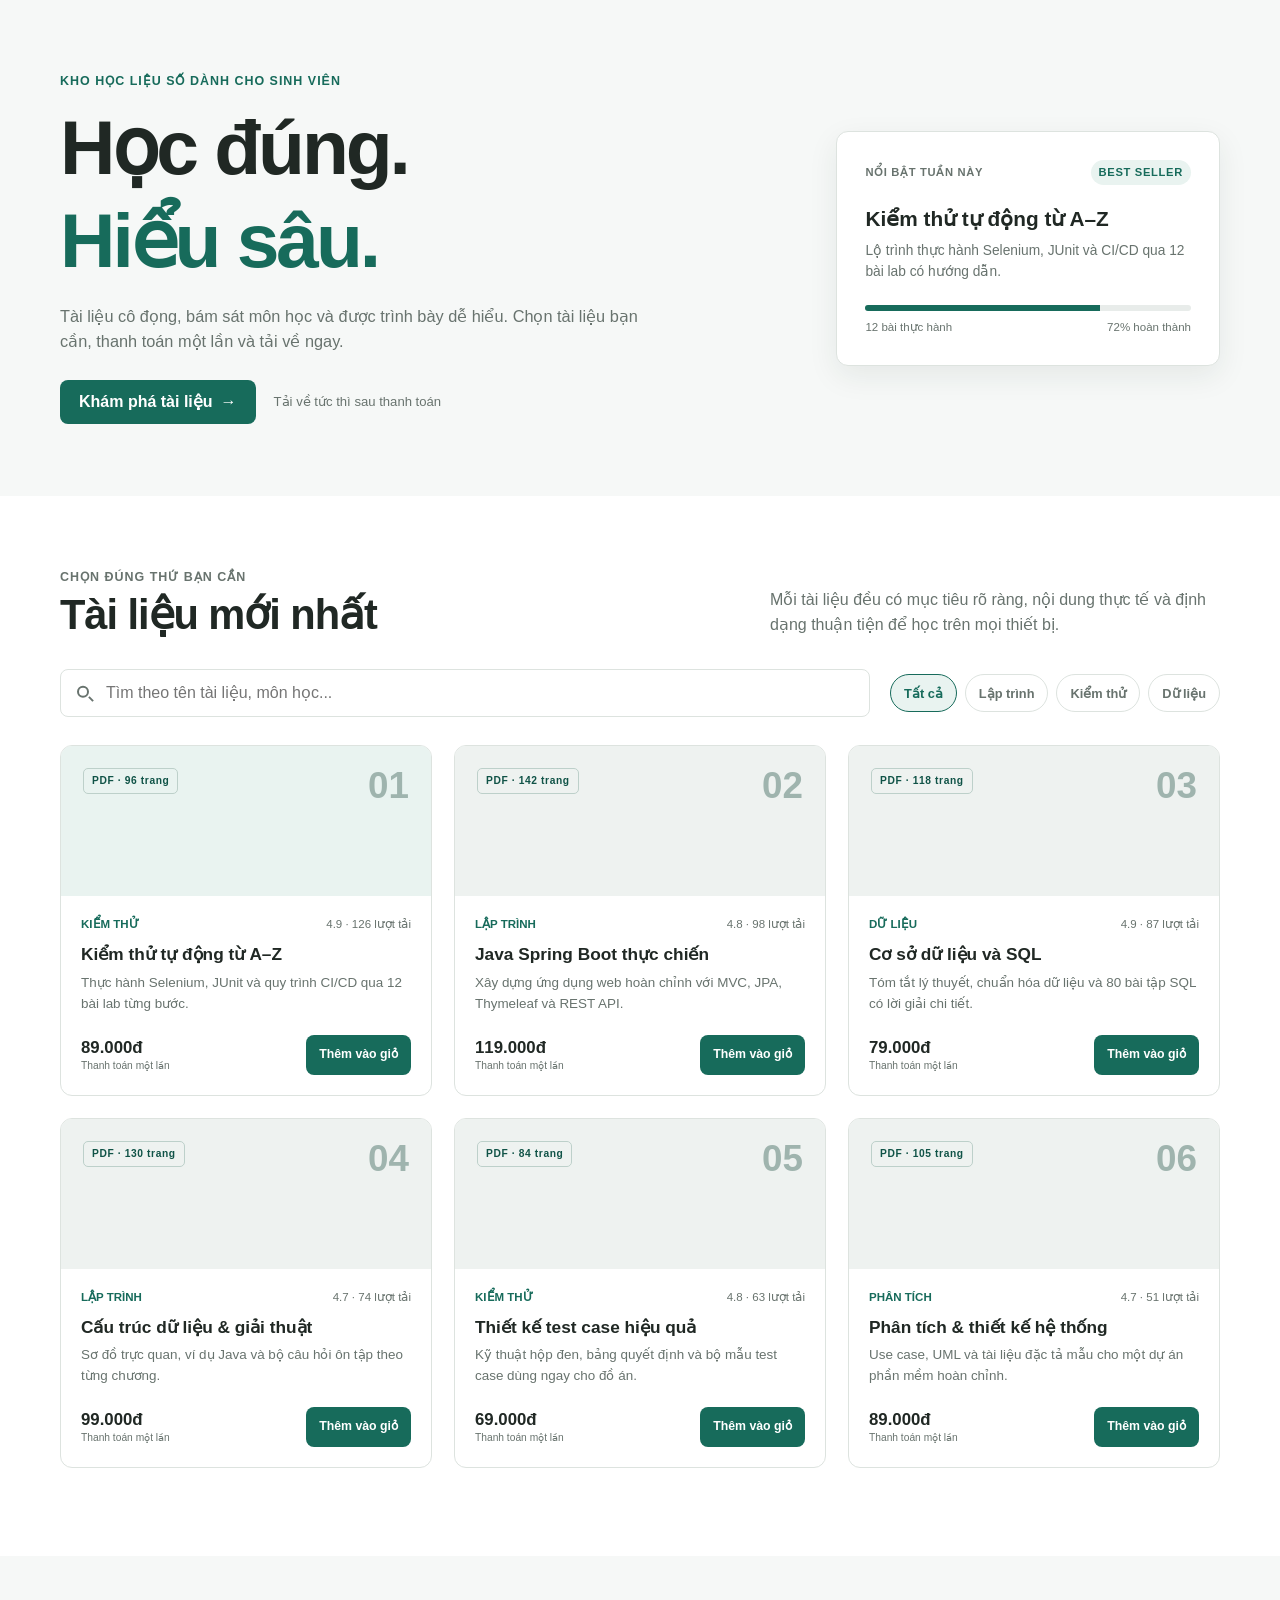
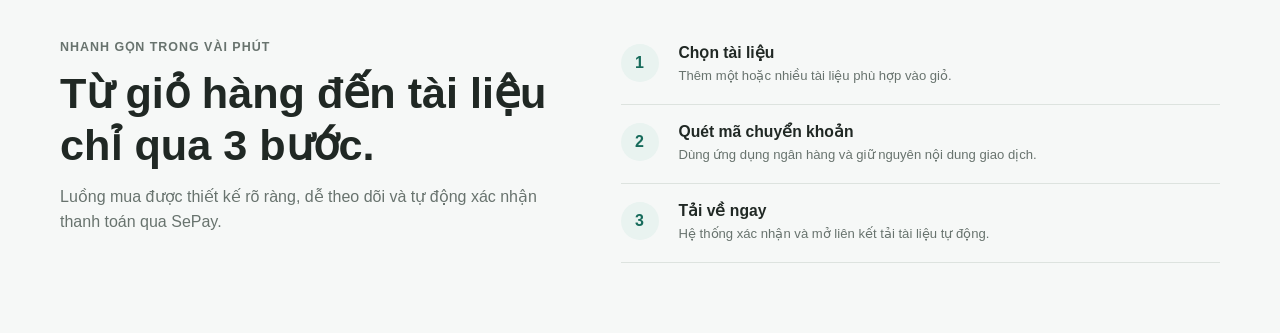
<file: src/main/resources/templates/index.html>
<!DOCTYPE html>
<html lang="vi" xmlns:th="http://www.thymeleaf.org">
<head th:replace="~{fragments :: head('Kho tài liệu')}">
    <meta charset="UTF-8">
    <meta name="viewport" content="width=device-width, initial-scale=1.0">
    <title>Kho tài liệu | EduDocs</title>
    <link rel="stylesheet" href="../static/css/styles.css">
</head>
<body>
<header th:replace="~{fragments :: header('catalog')}"></header>

<main class="main-content">
    <section class="hero">
        <div class="container hero-grid">
            <div class="hero-copy">
                <p class="eyebrow">Kho học liệu số dành cho sinh viên</p>
                <h1>Học đúng.<br><em>Hiểu sâu.</em></h1>
                <p>Tài liệu cô đọng, bám sát môn học và được trình bày dễ hiểu. Chọn tài liệu bạn cần, thanh toán một lần và tải về ngay.</p>
                <div class="hero-actions">
                    <a class="btn btn-primary" href="#catalog">Khám phá tài liệu <span aria-hidden="true">→</span></a>
                    <span class="hero-trust">Tải về tức thì sau thanh toán</span>
                </div>
            </div>

            <aside class="hero-card" aria-label="Tài liệu nổi bật tuần này">
                <div class="hero-card-label">
                    <span>Nổi bật tuần này</span>
                    <span>Best seller</span>
                </div>
                <h2>Kiểm thử tự động từ A–Z</h2>
                <p>Lộ trình thực hành Selenium, JUnit và CI/CD qua 12 bài lab có hướng dẫn.</p>
                <div class="progress-line" aria-label="72 phần trăm sinh viên đã hoàn thành"><span></span></div>
                <div class="hero-card-meta"><span>12 bài thực hành</span><span>72% hoàn thành</span></div>
            </aside>
        </div>
    </section>

    <section class="catalog-section" id="catalog">
        <div class="container">
            <div class="section-heading">
                <div>
                    <p class="eyebrow">Chọn đúng thứ bạn cần</p>
                    <h2>Tài liệu mới nhất</h2>
                </div>
                <p>Mỗi tài liệu đều có mục tiêu rõ ràng, nội dung thực tế và định dạng thuận tiện để học trên mọi thiết bị.</p>
            </div>

            <div class="catalog-tools">
                <label class="search-box">
                    <span class="sr-only" hidden>Tìm kiếm tài liệu</span>
                    <input type="search" id="document-search" placeholder="Tìm theo tên tài liệu, môn học..." autocomplete="off" data-search>
                </label>
                <div class="filter-list" role="group" aria-label="Lọc theo chủ đề">
                    <button class="filter-chip is-active" type="button" data-filter="all">Tất cả</button>
                    <button class="filter-chip" type="button" data-filter="lap-trinh">Lập trình</button>
                    <button class="filter-chip" type="button" data-filter="kiem-thu">Kiểm thử</button>
                    <button class="filter-chip" type="button" data-filter="du-lieu">Dữ liệu</button>
                </div>
            </div>

            <div class="product-grid" id="product-list" data-product-grid>
                <article class="product-card" data-product-card data-category="kiem-thu" data-name="Kiểm thử tự động từ A–Z">
                    <div class="document-cover">
                        <span class="file-badge">PDF · 96 trang</span>
                        <span class="cover-number">01</span>
                    </div>
                    <div class="product-body">
                        <div class="product-meta"><span class="category-label">Kiểm thử</span><span>4.9 · 126 lượt tải</span></div>
                        <h3>Kiểm thử tự động từ A–Z</h3>
                        <p>Thực hành Selenium, JUnit và quy trình CI/CD qua 12 bài lab từng bước.</p>
                        <div class="product-footer">
                            <span class="price">89.000đ <small>Thanh toán một lần</small></span>
                            <button class="btn btn-secondary add-cart-btn" type="button" data-add-cart data-product="Kiểm thử tự động từ A–Z">Thêm vào giỏ</button>
                        </div>
                    </div>
                </article>

                <article class="product-card" data-product-card data-category="lap-trinh" data-name="Java Spring Boot thực chiến">
                    <div class="document-cover cover-orange">
                        <span class="file-badge">PDF · 142 trang</span>
                        <span class="cover-number">02</span>
                    </div>
                    <div class="product-body">
                        <div class="product-meta"><span class="category-label">Lập trình</span><span>4.8 · 98 lượt tải</span></div>
                        <h3>Java Spring Boot thực chiến</h3>
                        <p>Xây dựng ứng dụng web hoàn chỉnh với MVC, JPA, Thymeleaf và REST API.</p>
                        <div class="product-footer">
                            <span class="price">119.000đ <small>Thanh toán một lần</small></span>
                            <button class="btn btn-secondary add-cart-btn" type="button" data-add-cart data-product="Java Spring Boot thực chiến">Thêm vào giỏ</button>
                        </div>
                    </div>
                </article>

                <article class="product-card" data-product-card data-category="du-lieu" data-name="Cơ sở dữ liệu và SQL">
                    <div class="document-cover cover-blue">
                        <span class="file-badge">PDF · 118 trang</span>
                        <span class="cover-number">03</span>
                    </div>
                    <div class="product-body">
                        <div class="product-meta"><span class="category-label">Dữ liệu</span><span>4.9 · 87 lượt tải</span></div>
                        <h3>Cơ sở dữ liệu và SQL</h3>
                        <p>Tóm tắt lý thuyết, chuẩn hóa dữ liệu và 80 bài tập SQL có lời giải chi tiết.</p>
                        <div class="product-footer">
                            <span class="price">79.000đ <small>Thanh toán một lần</small></span>
                            <button class="btn btn-secondary add-cart-btn" type="button" data-add-cart data-product="Cơ sở dữ liệu và SQL">Thêm vào giỏ</button>
                        </div>
                    </div>
                </article>

                <article class="product-card" data-product-card data-category="lap-trinh" data-name="Cấu trúc dữ liệu và giải thuật">
                    <div class="document-cover cover-purple">
                        <span class="file-badge">PDF · 130 trang</span>
                        <span class="cover-number">04</span>
                    </div>
                    <div class="product-body">
                        <div class="product-meta"><span class="category-label">Lập trình</span><span>4.7 · 74 lượt tải</span></div>
                        <h3>Cấu trúc dữ liệu &amp; giải thuật</h3>
                        <p>Sơ đồ trực quan, ví dụ Java và bộ câu hỏi ôn tập theo từng chương.</p>
                        <div class="product-footer">
                            <span class="price">99.000đ <small>Thanh toán một lần</small></span>
                            <button class="btn btn-secondary add-cart-btn" type="button" data-add-cart data-product="Cấu trúc dữ liệu và giải thuật">Thêm vào giỏ</button>
                        </div>
                    </div>
                </article>

                <article class="product-card" data-product-card data-category="kiem-thu" data-name="Thiết kế test case hiệu quả">
                    <div class="document-cover cover-ochre">
                        <span class="file-badge">PDF · 84 trang</span>
                        <span class="cover-number">05</span>
                    </div>
                    <div class="product-body">
                        <div class="product-meta"><span class="category-label">Kiểm thử</span><span>4.8 · 63 lượt tải</span></div>
                        <h3>Thiết kế test case hiệu quả</h3>
                        <p>Kỹ thuật hộp đen, bảng quyết định và bộ mẫu test case dùng ngay cho đồ án.</p>
                        <div class="product-footer">
                            <span class="price">69.000đ <small>Thanh toán một lần</small></span>
                            <button class="btn btn-secondary add-cart-btn" type="button" data-add-cart data-product="Thiết kế test case hiệu quả">Thêm vào giỏ</button>
                        </div>
                    </div>
                </article>

                <article class="product-card" data-product-card data-category="du-lieu" data-name="Phân tích và thiết kế hệ thống">
                    <div class="document-cover cover-slate">
                        <span class="file-badge">PDF · 105 trang</span>
                        <span class="cover-number">06</span>
                    </div>
                    <div class="product-body">
                        <div class="product-meta"><span class="category-label">Phân tích</span><span>4.7 · 51 lượt tải</span></div>
                        <h3>Phân tích &amp; thiết kế hệ thống</h3>
                        <p>Use case, UML và tài liệu đặc tả mẫu cho một dự án phần mềm hoàn chỉnh.</p>
                        <div class="product-footer">
                            <span class="price">89.000đ <small>Thanh toán một lần</small></span>
                            <button class="btn btn-secondary add-cart-btn" type="button" data-add-cart data-product="Phân tích và thiết kế hệ thống">Thêm vào giỏ</button>
                        </div>
                    </div>
                </article>

                <div class="empty-search" data-empty-search>
                    <strong>Chưa tìm thấy tài liệu phù hợp.</strong>
                    <p>Thử một từ khóa hoặc chủ đề khác nhé.</p>
                </div>
            </div>
        </div>
    </section>

    <section class="how-section" id="how-it-works">
        <div class="container how-grid">
            <div class="how-copy">
                <p class="eyebrow">Nhanh gọn trong vài phút</p>
                <h2>Từ giỏ hàng đến tài liệu chỉ qua 3 bước.</h2>
                <p>Luồng mua được thiết kế rõ ràng, dễ theo dõi và tự động xác nhận thanh toán qua SePay.</p>
            </div>
            <div class="how-steps">
                <div class="how-step"><div><h3>Chọn tài liệu</h3><p>Thêm một hoặc nhiều tài liệu phù hợp vào giỏ.</p></div></div>
                <div class="how-step"><div><h3>Quét mã chuyển khoản</h3><p>Dùng ứng dụng ngân hàng và giữ nguyên nội dung giao dịch.</p></div></div>
                <div class="how-step"><div><h3>Tải về ngay</h3><p>Hệ thống xác nhận và mở liên kết tải tài liệu tự động.</p></div></div>
            </div>
        </div>
    </section>
</main>

<footer th:replace="~{fragments :: footer}"></footer>
<div th:replace="~{fragments :: toast}"></div>
<th:block th:replace="~{fragments :: scripts}"></th:block>
</body>
</html>
</file>
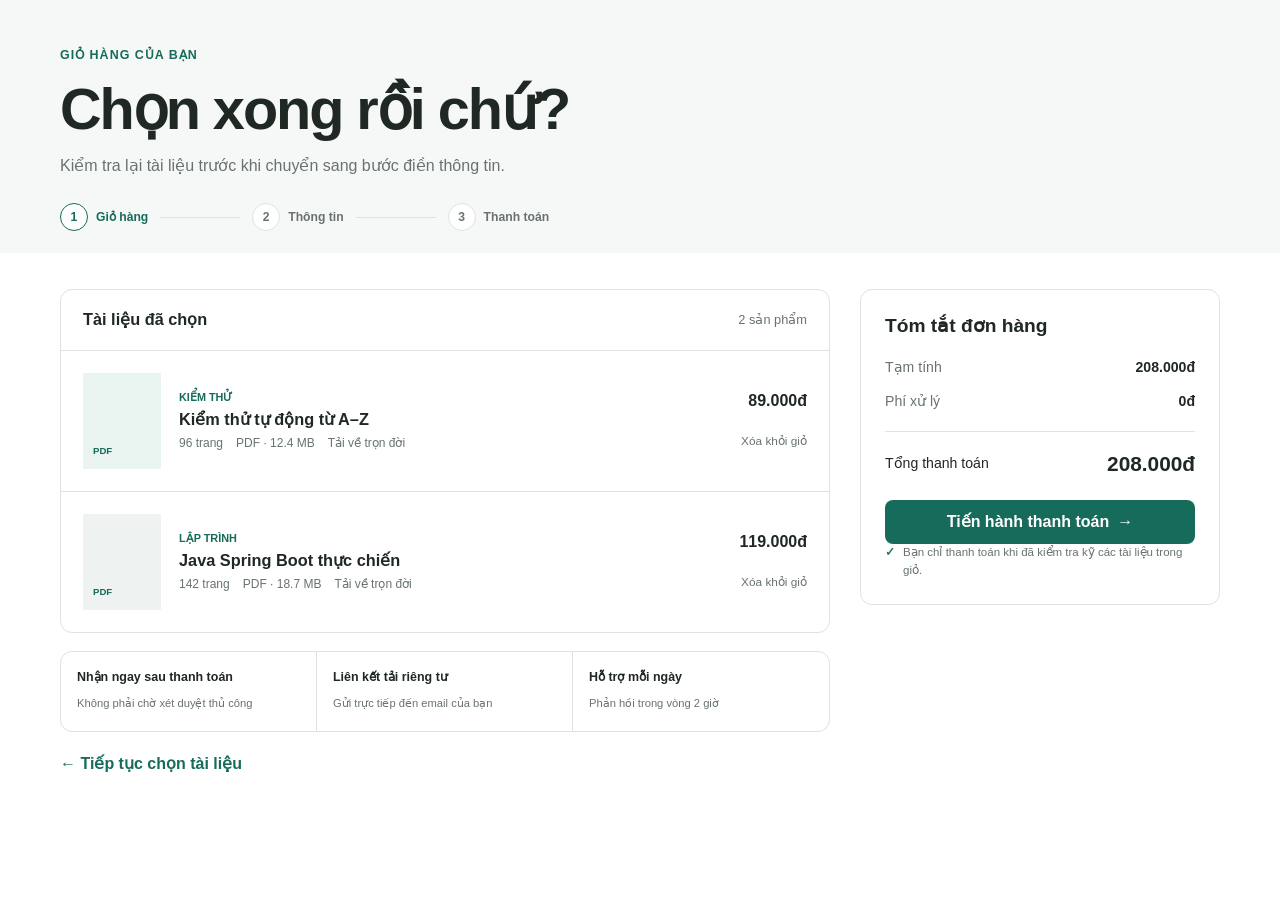
<file: src/main/resources/templates/cart.html>
<!DOCTYPE html>
<html lang="vi" xmlns:th="http://www.thymeleaf.org">
<head th:replace="~{fragments :: head('Giỏ hàng')}">
    <meta charset="UTF-8">
    <meta name="viewport" content="width=device-width, initial-scale=1.0">
    <title>Giỏ hàng | EduDocs</title>
    <link rel="stylesheet" href="../static/css/styles.css">
</head>
<body>
<header th:replace="~{fragments :: header('cart')}"></header>

<main class="main-content">
    <section class="page-hero compact">
        <div class="container">
            <p class="eyebrow">Giỏ hàng của bạn</p>
            <h1>Chọn xong rồi chứ?</h1>
            <p>Kiểm tra lại tài liệu trước khi chuyển sang bước điền thông tin.</p>
            <div class="checkout-progress" aria-label="Tiến trình thanh toán">
                <div class="progress-step is-active" data-step="1"><span>Giỏ hàng</span></div>
                <div class="progress-connector"></div>
                <div class="progress-step" data-step="2"><span>Thông tin</span></div>
                <div class="progress-connector"></div>
                <div class="progress-step" data-step="3"><span>Thanh toán</span></div>
            </div>
        </div>
    </section>

    <section class="container two-column-layout">
        <div>
            <div class="panel cart-list" id="cart-items" data-cart-list>
                <div class="panel-header">
                    <h2>Tài liệu đã chọn</h2>
                    <span data-cart-label>2 sản phẩm</span>
                </div>

                <article class="cart-item" data-cart-item data-price="89000">
                    <div class="cart-cover">PDF</div>
                    <div>
                        <div class="cart-item-category">Kiểm thử</div>
                        <h3>Kiểm thử tự động từ A–Z</h3>
                        <p class="cart-item-meta"><span>96 trang</span><span>PDF · 12.4 MB</span><span>Tải về trọn đời</span></p>
                    </div>
                    <div class="cart-item-side">
                        <span class="cart-item-price">89.000đ</span>
                        <button class="remove-item" type="button" aria-label="Xóa Kiểm thử tự động từ A-Z" data-remove-item>Xóa khỏi giỏ</button>
                    </div>
                </article>

                <article class="cart-item" data-cart-item data-price="119000">
                    <div class="cart-cover orange">PDF</div>
                    <div>
                        <div class="cart-item-category">Lập trình</div>
                        <h3>Java Spring Boot thực chiến</h3>
                        <p class="cart-item-meta"><span>142 trang</span><span>PDF · 18.7 MB</span><span>Tải về trọn đời</span></p>
                    </div>
                    <div class="cart-item-side">
                        <span class="cart-item-price">119.000đ</span>
                        <button class="remove-item" type="button" aria-label="Xóa Java Spring Boot thực chiến" data-remove-item>Xóa khỏi giỏ</button>
                    </div>
                </article>
            </div>

            <div class="cart-promise" aria-label="Quyền lợi khi mua tài liệu">
                <div class="promise-item"><strong>Nhận ngay sau thanh toán</strong><span>Không phải chờ xét duyệt thủ công</span></div>
                <div class="promise-item"><strong>Liên kết tải riêng tư</strong><span>Gửi trực tiếp đến email của bạn</span></div>
                <div class="promise-item"><strong>Hỗ trợ mỗi ngày</strong><span>Phản hồi trong vòng 2 giờ</span></div>
            </div>

            <p class="back-link"><a class="text-link" href="index.html" th:href="@{/}">← Tiếp tục chọn tài liệu</a></p>
        </div>

        <aside class="panel summary-panel" aria-label="Tóm tắt đơn hàng">
            <h2>Tóm tắt đơn hàng</h2>
            <div class="summary-row"><span>Tạm tính</span><strong data-cart-subtotal>208.000đ</strong></div>
            <div class="summary-row"><span>Phí xử lý</span><strong>0đ</strong></div>
            <div class="summary-row total"><span>Tổng thanh toán</span><strong data-cart-total>208.000đ</strong></div>
            <a class="btn btn-primary btn-block" href="checkout.html" th:href="@{/checkout}" id="checkout-button">Tiến hành thanh toán <span aria-hidden="true">→</span></a>
            <p class="secure-note">Bạn chỉ thanh toán khi đã kiểm tra kỹ các tài liệu trong giỏ.</p>
        </aside>
    </section>
</main>

<footer th:replace="~{fragments :: footer}"></footer>
<div th:replace="~{fragments :: toast}"></div>
<th:block th:replace="~{fragments :: scripts}"></th:block>
</body>
</html>
</file>
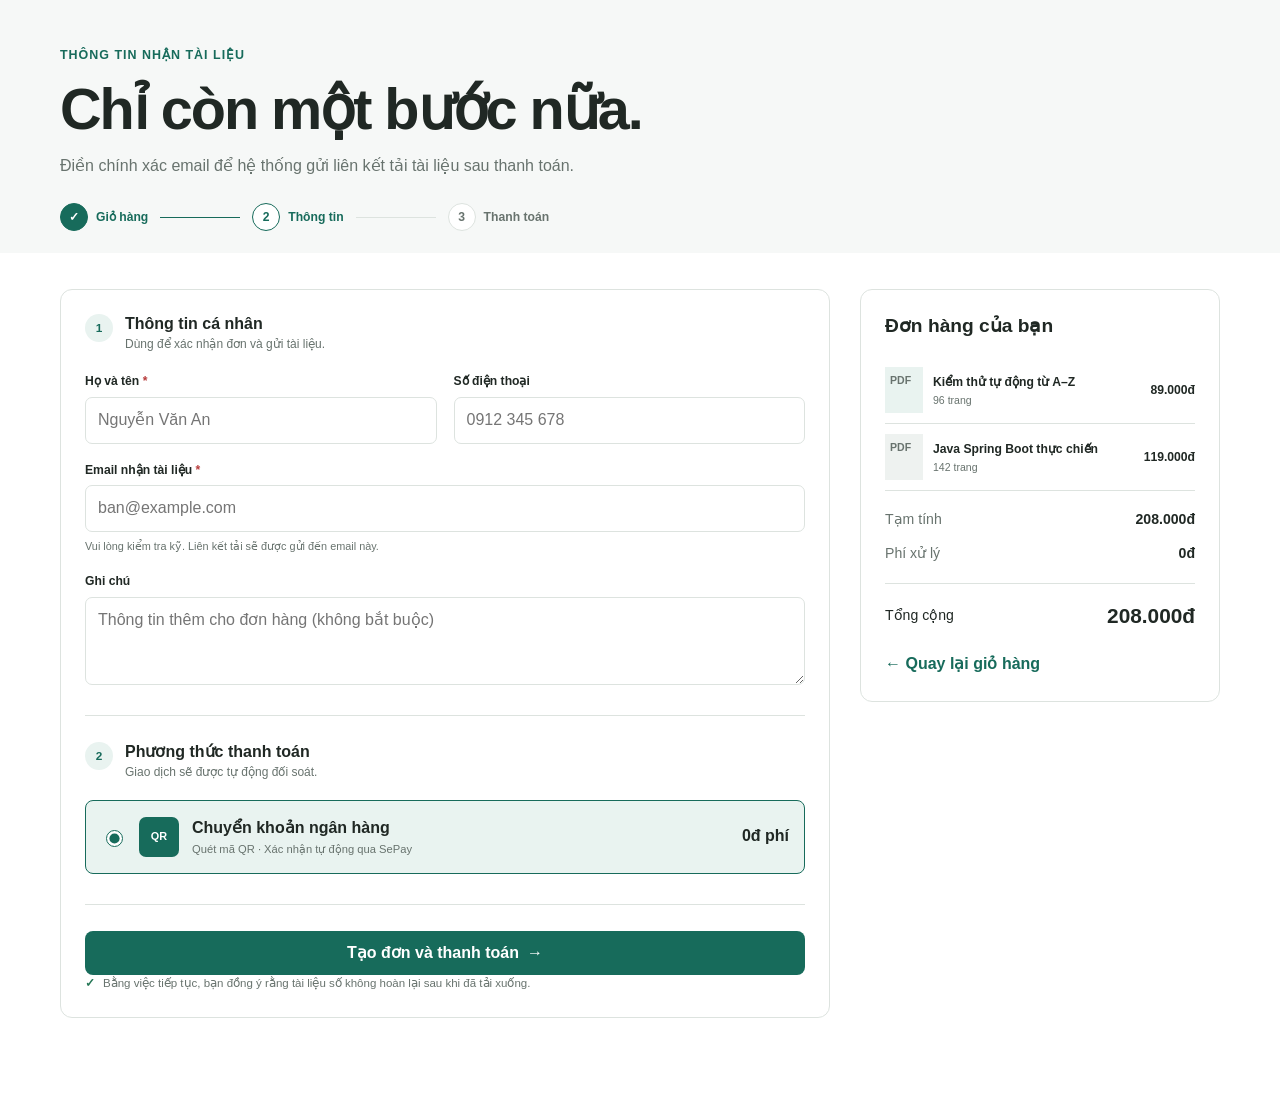
<file: src/main/resources/templates/checkout.html>
<!DOCTYPE html>
<html lang="vi" xmlns:th="http://www.thymeleaf.org">
<head th:replace="~{fragments :: head('Thông tin thanh toán')}">
    <meta charset="UTF-8">
    <meta name="viewport" content="width=device-width, initial-scale=1.0">
    <title>Thông tin thanh toán | EduDocs</title>
    <link rel="stylesheet" href="../static/css/styles.css">
</head>
<body>
<header th:replace="~{fragments :: header('checkout')}"></header>

<main class="main-content">
    <section class="page-hero compact">
        <div class="container">
            <p class="eyebrow">Thông tin nhận tài liệu</p>
            <h1>Chỉ còn một bước nữa.</h1>
            <p>Điền chính xác email để hệ thống gửi liên kết tải tài liệu sau thanh toán.</p>
            <div class="checkout-progress" aria-label="Tiến trình thanh toán">
                <div class="progress-step is-complete" data-step="1"><span>Giỏ hàng</span></div>
                <div class="progress-connector is-complete"></div>
                <div class="progress-step is-active" data-step="2"><span>Thông tin</span></div>
                <div class="progress-connector"></div>
                <div class="progress-step" data-step="3"><span>Thanh toán</span></div>
            </div>
        </div>
    </section>

    <section class="container two-column-layout">
        <form class="panel checkout-form" id="checkout-form" action="payment.html" th:action="@{/payment}" method="get" data-checkout-form>
            <div class="form-section">
                <div class="form-section-heading">
                    <span class="form-section-number">1</span>
                    <div><h2>Thông tin cá nhân</h2><p>Dùng để xác nhận đơn và gửi tài liệu.</p></div>
                </div>

                <div class="form-grid">
                    <div class="form-group">
                        <label for="customer-name">Họ và tên <span class="required">*</span></label>
                        <input type="text" id="customer-name" name="customerName" placeholder="Nguyễn Văn An" autocomplete="name" required minlength="2">
                    </div>
                    <div class="form-group">
                        <label for="customer-phone">Số điện thoại</label>
                        <input type="tel" id="customer-phone" name="customerPhone" placeholder="0912 345 678" autocomplete="tel" pattern="[0-9 +]{9,15}">
                    </div>
                    <div class="form-group full-width">
                        <label for="customer-email">Email nhận tài liệu <span class="required">*</span></label>
                        <input type="email" id="customer-email" name="customerEmail" placeholder="ban@example.com" autocomplete="email" required>
                        <span class="form-hint">Vui lòng kiểm tra kỹ. Liên kết tải sẽ được gửi đến email này.</span>
                    </div>
                    <div class="form-group full-width">
                        <label for="order-note">Ghi chú</label>
                        <textarea id="order-note" name="note" placeholder="Thông tin thêm cho đơn hàng (không bắt buộc)"></textarea>
                    </div>
                </div>
            </div>

            <div class="form-section">
                <div class="form-section-heading">
                    <span class="form-section-number">2</span>
                    <div><h2>Phương thức thanh toán</h2><p>Giao dịch sẽ được tự động đối soát.</p></div>
                </div>

                <label class="payment-choice">
                    <input type="radio" name="paymentMethod" value="BANK_TRANSFER" checked>
                    <span class="payment-choice-icon">QR</span>
                    <span class="payment-choice-copy"><strong>Chuyển khoản ngân hàng</strong><small>Quét mã QR · Xác nhận tự động qua SePay</small></span>
                    <strong>0đ phí</strong>
                </label>
            </div>

            <div class="form-section">
                <button class="btn btn-primary btn-block" type="submit" id="place-order-button">Tạo đơn và thanh toán <span aria-hidden="true">→</span></button>
                <p class="secure-note">Bằng việc tiếp tục, bạn đồng ý rằng tài liệu số không hoàn lại sau khi đã tải xuống.</p>
            </div>
        </form>

        <aside class="panel summary-panel" aria-label="Đơn hàng của bạn">
            <h2>Đơn hàng của bạn</h2>
            <div class="mini-order-list">
                <div class="mini-order-item">
                    <span class="mini-cover">PDF</span>
                    <div><strong>Kiểm thử tự động từ A–Z</strong><span>96 trang</span></div>
                    <strong>89.000đ</strong>
                </div>
                <div class="mini-order-item">
                    <span class="mini-cover orange">PDF</span>
                    <div><strong>Java Spring Boot thực chiến</strong><span>142 trang</span></div>
                    <strong>119.000đ</strong>
                </div>
            </div>
            <div class="summary-row"><span>Tạm tính</span><strong>208.000đ</strong></div>
            <div class="summary-row"><span>Phí xử lý</span><strong>0đ</strong></div>
            <div class="summary-row total"><span>Tổng cộng</span><strong>208.000đ</strong></div>
            <a class="text-link" href="cart.html" th:href="@{/cart}">← Quay lại giỏ hàng</a>
        </aside>
    </section>
</main>

<footer th:replace="~{fragments :: footer}"></footer>
<div th:replace="~{fragments :: toast}"></div>
<th:block th:replace="~{fragments :: scripts}"></th:block>
</body>
</html>
</file>
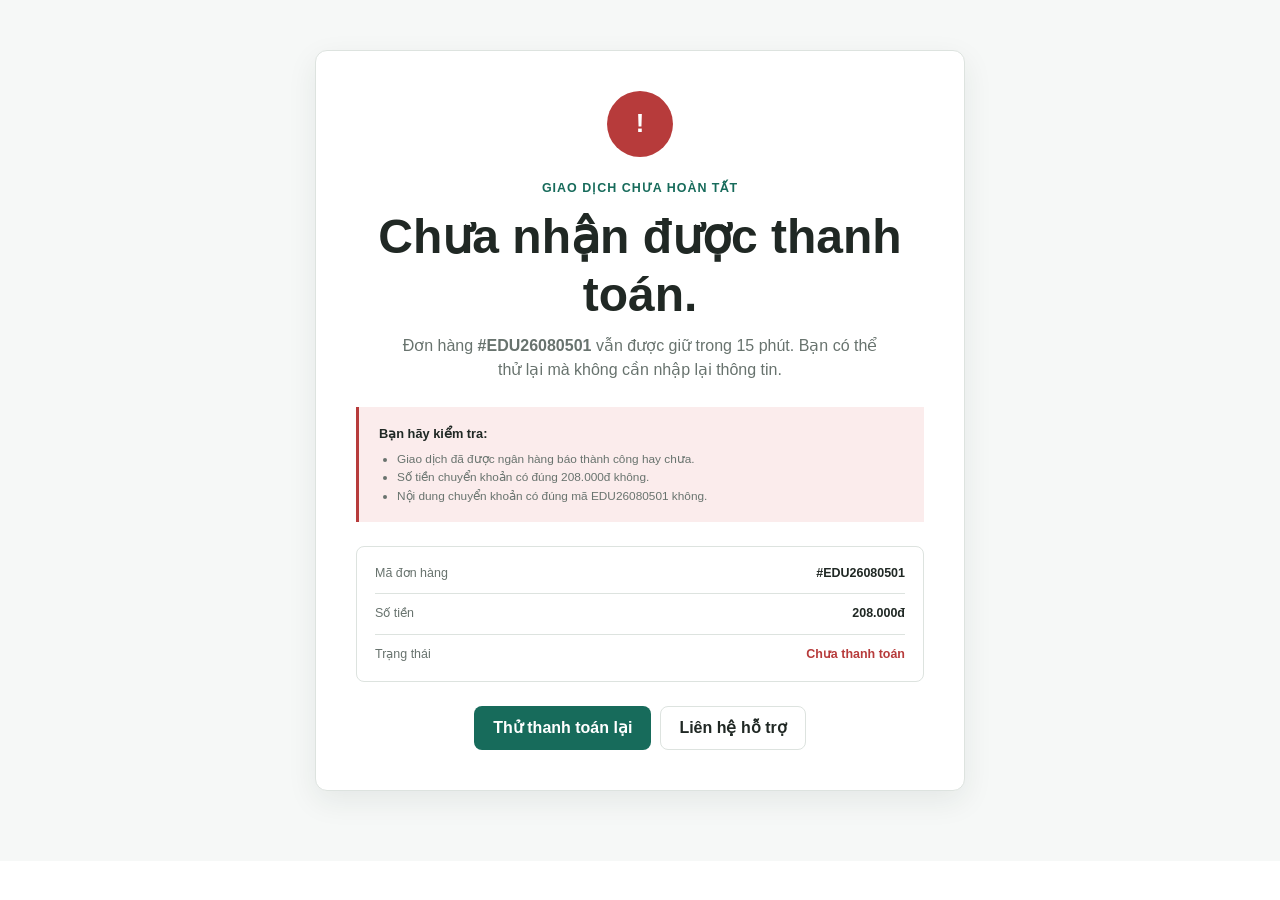
<file: src/main/resources/templates/failed.html>
<!DOCTYPE html>
<html lang="vi" xmlns:th="http://www.thymeleaf.org">
<head th:replace="~{fragments :: head('Thanh toán chưa thành công')}">
    <meta charset="UTF-8">
    <meta name="viewport" content="width=device-width, initial-scale=1.0">
    <title>Thanh toán chưa thành công | EduDocs</title>
    <link rel="stylesheet" href="../static/css/styles.css">
</head>
<body>
<header th:replace="~{fragments :: header('failed')}"></header>

<main class="result-page">
    <section class="result-card" aria-labelledby="failed-title">
        <div class="result-icon failed" aria-hidden="true">!</div>
        <p class="eyebrow">Giao dịch chưa hoàn tất</p>
        <h1 id="failed-title">Chưa nhận được thanh toán.</h1>
        <p class="result-lead">Đơn hàng <strong>#EDU26080501</strong> vẫn được giữ trong 15 phút. Bạn có thể thử lại mà không cần nhập lại thông tin.</p>

        <div class="failure-reasons">
            <strong>Bạn hãy kiểm tra:</strong>
            <ul>
                <li>Giao dịch đã được ngân hàng báo thành công hay chưa.</li>
                <li>Số tiền chuyển khoản có đúng 208.000đ không.</li>
                <li>Nội dung chuyển khoản có đúng mã EDU26080501 không.</li>
            </ul>
        </div>

        <div class="result-detail-box" aria-label="Thông tin đơn hàng">
            <div class="result-detail-row"><span>Mã đơn hàng</span><strong>#EDU26080501</strong></div>
            <div class="result-detail-row"><span>Số tiền</span><strong>208.000đ</strong></div>
            <div class="result-detail-row"><span>Trạng thái</span><strong class="text-danger">Chưa thanh toán</strong></div>
        </div>

        <div class="result-actions">
            <a class="btn btn-primary" href="payment.html" th:href="@{/payment}" id="retry-payment">Thử thanh toán lại</a>
            <a class="btn btn-outline" href="mailto:hotro@edudocs.vn?subject=Hỗ trợ đơn EDU26080501">Liên hệ hỗ trợ</a>
        </div>
    </section>
</main>

<div th:replace="~{fragments :: toast}"></div>
<th:block th:replace="~{fragments :: scripts}"></th:block>
</body>
</html>
</file>
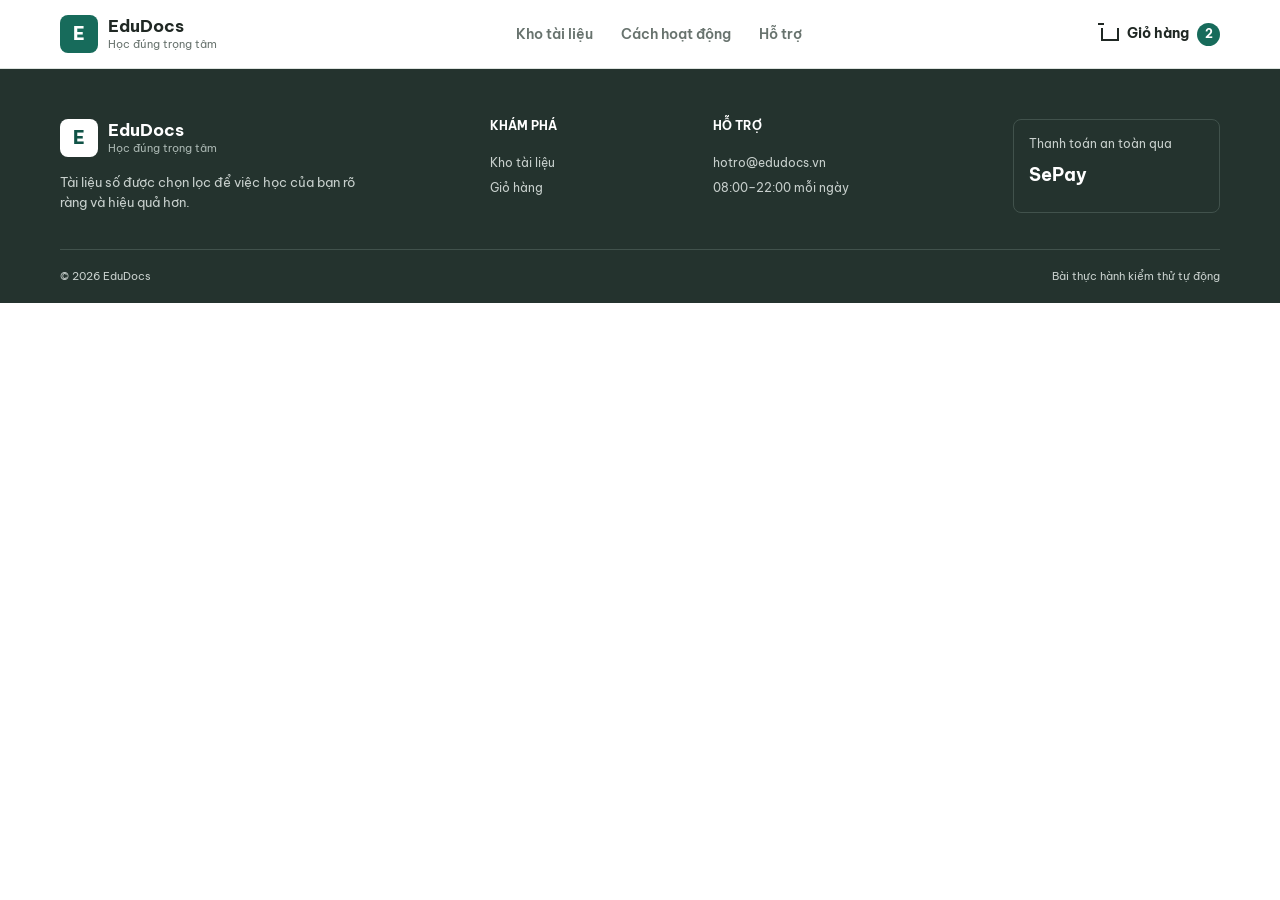
<file: src/main/resources/templates/fragments.html>
<!DOCTYPE html>
<html lang="vi" xmlns:th="http://www.thymeleaf.org">
<head th:fragment="head(pageTitle)">
    <meta charset="UTF-8">
    <meta name="viewport" content="width=device-width, initial-scale=1.0">
    <meta name="description" content="EduDocs - Kho tài liệu số chọn lọc dành cho sinh viên.">
    <title th:text="${pageTitle} + ' | EduDocs'">EduDocs</title>
    <link rel="preconnect" href="https://fonts.googleapis.com">
    <link rel="preconnect" href="https://fonts.gstatic.com" crossorigin>
    <link href="https://fonts.googleapis.com/css2?family=Be+Vietnam+Pro:wght@400;500;600;700;800&amp;display=swap" rel="stylesheet">
    <link rel="stylesheet" href="../static/css/styles.css" th:href="@{/css/styles.css}">
</head>
<body>
<header class="site-header" th:fragment="header(activePage)">
    <div class="container header-inner">
        <a class="brand" href="index.html" th:href="@{/}" aria-label="EduDocs - Trang chủ">
            <span class="brand-mark" aria-hidden="true">E</span>
            <span class="brand-copy">
                <strong>EduDocs</strong>
                <small>Học đúng trọng tâm</small>
            </span>
        </a>

        <button class="menu-toggle" type="button" aria-label="Mở menu" aria-expanded="false" data-menu-toggle>
            <span></span><span></span><span></span>
        </button>

        <nav class="main-nav" aria-label="Điều hướng chính" data-main-nav>
            <a href="index.html" th:href="@{/}"
               th:classappend="${activePage == 'catalog'} ? ' is-active' : ''">Kho tài liệu</a>
            <a href="index.html#how-it-works" th:href="@{/#how-it-works}">Cách hoạt động</a>
            <a href="#support">Hỗ trợ</a>
        </nav>

        <a class="cart-link" href="cart.html" th:href="@{/cart}" id="header-cart" aria-label="Mở giỏ hàng">
            <span class="cart-icon" aria-hidden="true"></span>
            <span>Giỏ hàng</span>
            <span class="cart-count" id="cart-count">2</span>
        </a>
    </div>
</header>

<footer class="site-footer" th:fragment="footer">
    <div class="container footer-grid" id="support">
        <div>
            <a class="brand brand-light" href="index.html" th:href="@{/}">
                <span class="brand-mark" aria-hidden="true">E</span>
                <span class="brand-copy"><strong>EduDocs</strong><small>Học đúng trọng tâm</small></span>
            </a>
            <p>Tài liệu số được chọn lọc để việc học của bạn rõ ràng và hiệu quả hơn.</p>
        </div>
        <div>
            <h2>Khám phá</h2>
            <a href="index.html" th:href="@{/}">Kho tài liệu</a>
            <a href="cart.html" th:href="@{/cart}">Giỏ hàng</a>
        </div>
        <div>
            <h2>Hỗ trợ</h2>
            <a href="mailto:hotro@edudocs.vn">hotro@edudocs.vn</a>
            <span>08:00–22:00 mỗi ngày</span>
        </div>
        <div class="footer-note">
            <span>Thanh toán an toàn qua</span>
            <strong>SePay</strong>
        </div>
    </div>
    <div class="container footer-bottom">
        <span>© 2026 EduDocs</span>
        <span>Bài thực hành kiểm thử tự động</span>
    </div>
</footer>

<div class="toast" role="status" aria-live="polite" th:fragment="toast" data-toast>
    <span class="toast-check" aria-hidden="true">✓</span>
    <span data-toast-message>Đã thêm vào giỏ hàng</span>
</div>

<th:block th:fragment="scripts">
    <script src="../static/js/app.js" th:src="@{/js/app.js}"></script>
</th:block>
</body>
</html>
</file>
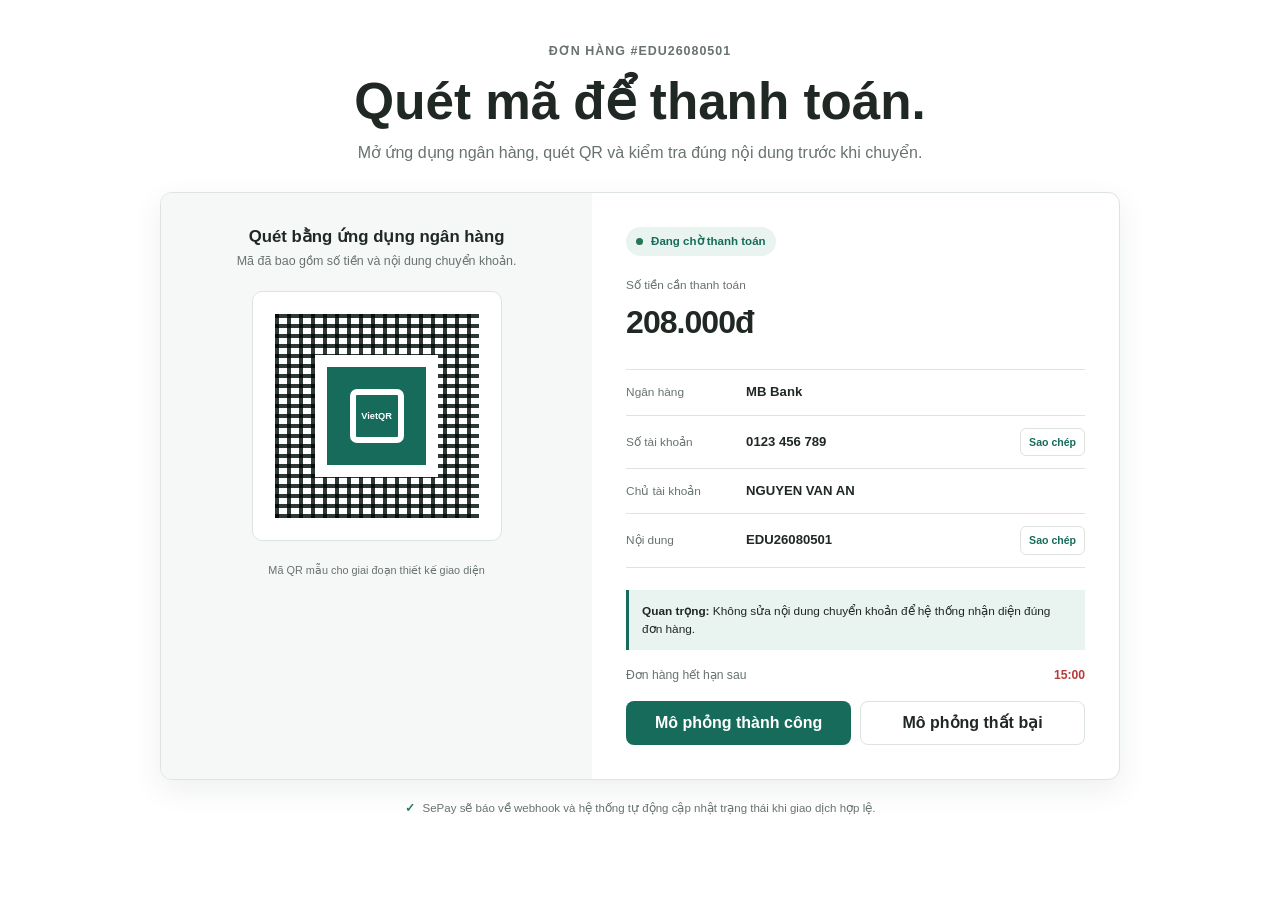
<file: src/main/resources/templates/payment.html>
<!DOCTYPE html>
<html lang="vi" xmlns:th="http://www.thymeleaf.org">
<head th:replace="~{fragments :: head('Thanh toán chuyển khoản')}">
    <meta charset="UTF-8">
    <meta name="viewport" content="width=device-width, initial-scale=1.0">
    <title>Thanh toán chuyển khoản | EduDocs</title>
    <link rel="stylesheet" href="../static/css/styles.css">
</head>
<body>
<header th:replace="~{fragments :: header('payment')}"></header>

<main class="main-content">
    <section class="payment-shell">
        <div class="payment-header">
            <p class="eyebrow">Đơn hàng #EDU26080501</p>
            <h1>Quét mã để thanh toán.</h1>
            <p>Mở ứng dụng ngân hàng, quét QR và kiểm tra đúng nội dung trước khi chuyển.</p>
        </div>

        <div class="payment-card">
            <div class="qr-side">
                <h2>Quét bằng ứng dụng ngân hàng</h2>
                <p>Mã đã bao gồm số tiền và nội dung chuyển khoản.</p>
                <div class="qr-frame">
                    <div class="qr-placeholder" aria-label="Vị trí mã QR thanh toán" data-qr-placeholder><span>VietQR</span></div>
                </div>
                <span class="qr-note">Mã QR mẫu cho giai đoạn thiết kế giao diện</span>
            </div>

            <div class="payment-detail-side">
                <div class="payment-status"><span class="status-dot"></span>Đang chờ thanh toán</div>
                <p class="payment-amount-label">Số tiền cần thanh toán</p>
                <div class="payment-amount" id="payment-amount">208.000đ</div>

                <dl class="bank-details">
                    <div class="bank-row">
                        <dt>Ngân hàng</dt>
                        <dd>MB Bank</dd>
                        <span></span>
                    </div>
                    <div class="bank-row">
                        <dt>Số tài khoản</dt>
                        <dd id="bank-account">0123 456 789</dd>
                        <button class="copy-btn" type="button" data-copy-target="bank-account">Sao chép</button>
                    </div>
                    <div class="bank-row">
                        <dt>Chủ tài khoản</dt>
                        <dd>NGUYEN VAN AN</dd>
                        <span></span>
                    </div>
                    <div class="bank-row">
                        <dt>Nội dung</dt>
                        <dd id="transfer-content">EDU26080501</dd>
                        <button class="copy-btn" type="button" data-copy-target="transfer-content">Sao chép</button>
                    </div>
                </dl>

                <div class="payment-warning"><strong>Quan trọng:</strong> Không sửa nội dung chuyển khoản để hệ thống nhận diện đúng đơn hàng.</div>
                <div class="payment-expiry"><span>Đơn hàng hết hạn sau</span><strong data-countdown="900">15:00</strong></div>

                <div class="payment-demo-actions">
                    <a class="btn btn-secondary" href="success.html" th:href="@{/payment/success}" id="simulate-success">Mô phỏng thành công</a>
                    <a class="btn btn-outline" href="failed.html" th:href="@{/payment/failed}" id="simulate-failed">Mô phỏng thất bại</a>
                </div>
            </div>
        </div>

        <p class="secure-note centered-note">SePay sẽ báo về webhook và hệ thống tự động cập nhật trạng thái khi giao dịch hợp lệ.</p>
    </section>
</main>

<footer th:replace="~{fragments :: footer}"></footer>
<div th:replace="~{fragments :: toast}"></div>
<th:block th:replace="~{fragments :: scripts}"></th:block>
</body>
</html>
</file>
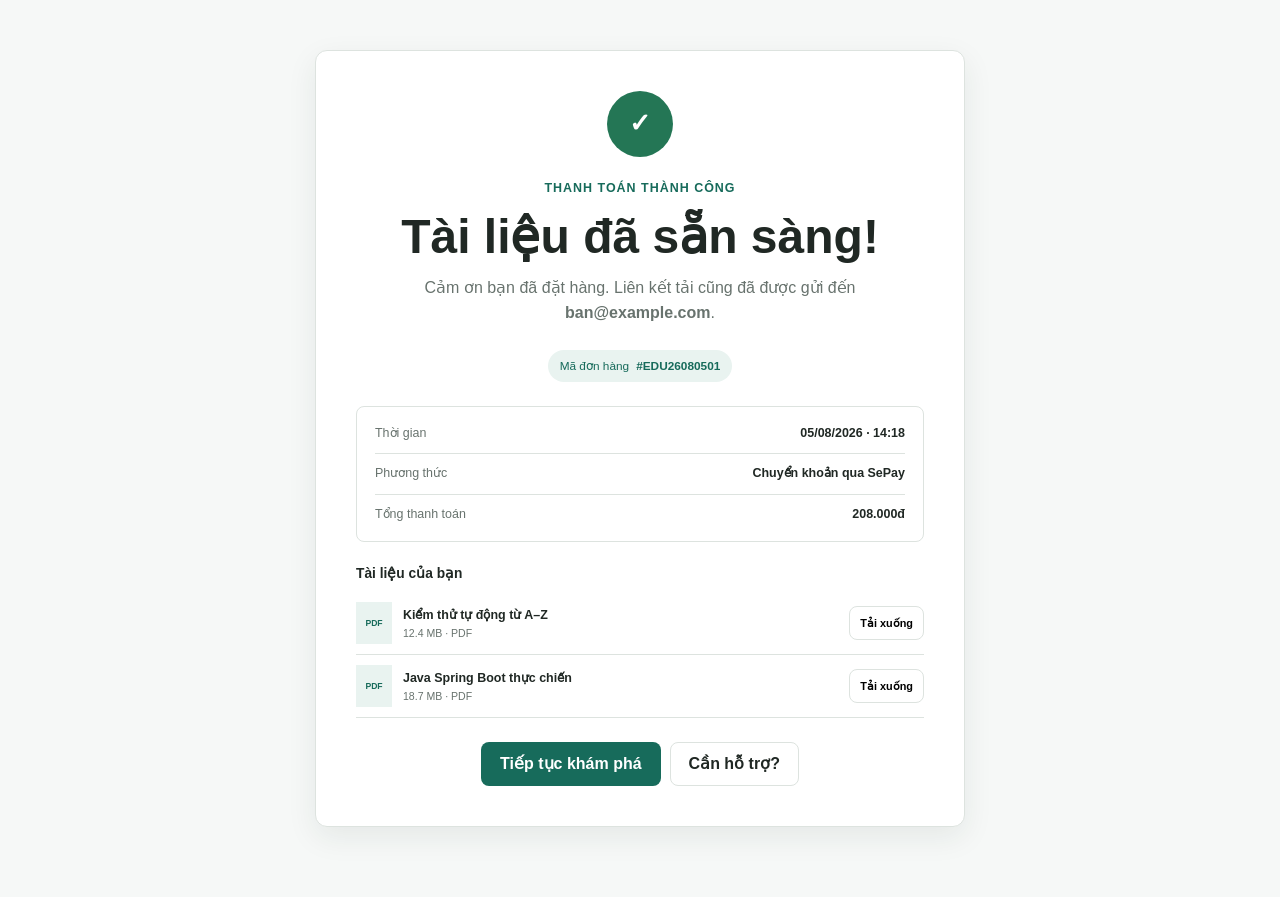
<file: src/main/resources/templates/success.html>
<!DOCTYPE html>
<html lang="vi" xmlns:th="http://www.thymeleaf.org">
<head th:replace="~{fragments :: head('Thanh toán thành công')}">
    <meta charset="UTF-8">
    <meta name="viewport" content="width=device-width, initial-scale=1.0">
    <title>Thanh toán thành công | EduDocs</title>
    <link rel="stylesheet" href="../static/css/styles.css">
</head>
<body>
<header th:replace="~{fragments :: header('success')}"></header>

<main class="result-page">
    <section class="result-card" aria-labelledby="result-title">
        <div class="result-icon" aria-hidden="true">✓</div>
        <p class="eyebrow">Thanh toán thành công</p>
        <h1 id="result-title">Tài liệu đã sẵn sàng!</h1>
        <p class="result-lead">Cảm ơn bạn đã đặt hàng. Liên kết tải cũng đã được gửi đến <strong>ban@example.com</strong>.</p>
        <div class="order-reference">Mã đơn hàng <strong>#EDU26080501</strong></div>

        <div class="result-detail-box" aria-label="Chi tiết thanh toán">
            <div class="result-detail-row"><span>Thời gian</span><strong>05/08/2026 · 14:18</strong></div>
            <div class="result-detail-row"><span>Phương thức</span><strong>Chuyển khoản qua SePay</strong></div>
            <div class="result-detail-row"><span>Tổng thanh toán</span><strong>208.000đ</strong></div>
        </div>

        <div class="download-list">
            <h2>Tài liệu của bạn</h2>
            <div class="download-item">
                <span class="download-file">PDF</span>
                <div><strong>Kiểm thử tự động từ A–Z</strong><small>12.4 MB · PDF</small></div>
                <button class="btn btn-outline download-btn" type="button" data-demo-download>Tải xuống</button>
            </div>
            <div class="download-item">
                <span class="download-file">PDF</span>
                <div><strong>Java Spring Boot thực chiến</strong><small>18.7 MB · PDF</small></div>
                <button class="btn btn-outline download-btn" type="button" data-demo-download>Tải xuống</button>
            </div>
        </div>

        <div class="result-actions">
            <a class="btn btn-secondary" href="index.html" th:href="@{/}">Tiếp tục khám phá</a>
            <a class="btn btn-outline" href="mailto:hotro@edudocs.vn">Cần hỗ trợ?</a>
        </div>
    </section>
</main>

<div th:replace="~{fragments :: toast}"></div>
<th:block th:replace="~{fragments :: scripts}"></th:block>
</body>
</html>
</file>
<file: src/main/resources/static/css/styles.css>
:root {
    --primary: #176b5b;
    --primary-dark: #105347;
    --primary-soft: #e9f3f0;
    --text: #202824;
    --muted: #68736e;
    --border: #dde3df;
    --surface: #ffffff;
    --surface-soft: #f6f8f7;
    --danger: #b73b3b;
    --danger-soft: #fbecec;
    --success: #247655;
    --shadow: 0 10px 30px rgba(25, 45, 38, 0.08);
    --radius: 12px;
    --container: 1160px;
}

*,
*::before,
*::after {
    box-sizing: border-box;
}

html {
    scroll-behavior: smooth;
}

body {
    margin: 0;
    color: var(--text);
    background: var(--surface);
    font-family: "Be Vietnam Pro", "Segoe UI", Arial, sans-serif;
    font-size: 16px;
    line-height: 1.55;
    -webkit-font-smoothing: antialiased;
}

button,
input,
select,
textarea {
    font: inherit;
}

button,
a {
    -webkit-tap-highlight-color: transparent;
}

a {
    color: inherit;
    text-decoration: none;
}

h1,
h2,
h3,
p {
    margin-top: 0;
}

h1,
h2,
h3 {
    color: var(--text);
    line-height: 1.2;
}

.container {
    width: min(calc(100% - 40px), var(--container));
    margin-inline: auto;
}

.main-content {
    min-height: 68vh;
}

.eyebrow {
    display: block;
    margin: 0 0 10px;
    color: var(--primary);
    font-size: 0.78rem;
    font-weight: 700;
    letter-spacing: 0.08em;
    text-transform: uppercase;
}

.text-link {
    color: var(--primary);
    font-weight: 700;
}

.text-link:hover {
    text-decoration: underline;
}

.back-link,
.centered-note {
    margin-top: 20px;
}

.centered-note {
    justify-content: center;
}

.text-danger {
    color: var(--danger);
}

.btn {
    display: inline-flex;
    min-height: 44px;
    align-items: center;
    justify-content: center;
    gap: 8px;
    padding: 10px 18px;
    border: 1px solid transparent;
    border-radius: 8px;
    cursor: pointer;
    font-weight: 700;
    line-height: 1.25;
    transition: background 150ms ease, border-color 150ms ease;
}

.btn-primary,
.btn-secondary {
    color: #fff;
    background: var(--primary);
}

.btn-primary:hover,
.btn-secondary:hover {
    background: var(--primary-dark);
}

.btn-outline {
    border-color: var(--border);
    background: var(--surface);
}

.btn-outline:hover {
    border-color: var(--primary);
    color: var(--primary);
}

.btn-block {
    width: 100%;
}

/* Header */
.site-header {
    position: sticky;
    top: 0;
    z-index: 30;
    border-bottom: 1px solid var(--border);
    background: rgba(255, 255, 255, 0.96);
}

.header-inner {
    display: grid;
    min-height: 68px;
    grid-template-columns: auto 1fr auto;
    align-items: center;
    gap: 28px;
}

.brand {
    display: inline-flex;
    align-items: center;
    gap: 10px;
    width: fit-content;
}

.brand-mark {
    display: grid;
    width: 38px;
    height: 38px;
    place-items: center;
    border-radius: 8px;
    color: #fff;
    background: var(--primary);
    font-size: 1.1rem;
    font-weight: 800;
}

.brand-copy {
    display: flex;
    flex-direction: column;
    line-height: 1.05;
}

.brand-copy strong {
    font-size: 1.05rem;
}

.brand-copy small {
    margin-top: 4px;
    color: var(--muted);
    font-size: 0.68rem;
}

.main-nav {
    display: flex;
    justify-content: center;
    gap: 28px;
}

.main-nav a {
    color: var(--muted);
    font-size: 0.9rem;
    font-weight: 600;
}

.main-nav a:hover,
.main-nav a.is-active {
    color: var(--primary);
}

.cart-link {
    display: inline-flex;
    align-items: center;
    gap: 8px;
    font-size: 0.88rem;
    font-weight: 700;
}

.cart-icon {
    position: relative;
    width: 18px;
    height: 13px;
    border: 2px solid currentColor;
    border-top: 0;
}

.cart-icon::before {
    position: absolute;
    top: -5px;
    left: -5px;
    width: 6px;
    height: 5px;
    border-top: 2px solid currentColor;
    content: "";
}

.cart-count {
    display: grid;
    min-width: 23px;
    height: 23px;
    place-items: center;
    padding: 0 6px;
    border-radius: 20px;
    color: #fff;
    background: var(--primary);
    font-size: 0.72rem;
}

.menu-toggle {
    display: none;
    width: 40px;
    height: 40px;
    align-items: center;
    justify-content: center;
    flex-direction: column;
    gap: 5px;
    border: 1px solid var(--border);
    border-radius: 8px;
    background: #fff;
}

.menu-toggle span {
    width: 18px;
    height: 2px;
    background: var(--text);
}

/* Home */
.hero {
    padding: 72px 0;
    background: var(--surface-soft);
}

.hero-grid {
    display: grid;
    grid-template-columns: minmax(0, 1.3fr) minmax(300px, 0.7fr);
    align-items: center;
    gap: 64px;
}

.hero h1 {
    margin-bottom: 18px;
    font-size: clamp(2.8rem, 6vw, 5rem);
    letter-spacing: -0.04em;
}

.hero h1 em {
    color: var(--primary);
    font-style: normal;
}

.hero-copy > p:not(.eyebrow) {
    max-width: 590px;
    margin-bottom: 26px;
    color: var(--muted);
    font-size: 1.02rem;
}

.hero-actions {
    display: flex;
    flex-wrap: wrap;
    align-items: center;
    gap: 18px;
}

.hero-trust {
    color: var(--muted);
    font-size: 0.82rem;
}

.hero-card {
    padding: 28px;
    border: 1px solid var(--border);
    border-radius: var(--radius);
    background: var(--surface);
    box-shadow: var(--shadow);
}

.hero-card-label {
    display: flex;
    align-items: center;
    justify-content: space-between;
    margin-bottom: 22px;
    color: var(--muted);
    font-size: 0.7rem;
    font-weight: 700;
    letter-spacing: 0.06em;
    text-transform: uppercase;
}

.hero-card-label span:last-child {
    padding: 4px 8px;
    border-radius: 20px;
    color: var(--primary);
    background: var(--primary-soft);
}

.hero-card h2 {
    margin-bottom: 8px;
    font-size: 1.3rem;
}

.hero-card p {
    margin-bottom: 22px;
    color: var(--muted);
    font-size: 0.86rem;
}

.progress-line {
    height: 6px;
    overflow: hidden;
    border-radius: 10px;
    background: #e8ecea;
}

.progress-line span {
    display: block;
    width: 72%;
    height: 100%;
    background: var(--primary);
}

.hero-card-meta {
    display: flex;
    justify-content: space-between;
    margin-top: 8px;
    color: var(--muted);
    font-size: 0.72rem;
}

.catalog-section {
    padding: 72px 0 88px;
}

.section-heading {
    display: flex;
    align-items: end;
    justify-content: space-between;
    gap: 32px;
    margin-bottom: 30px;
}

.section-heading h2 {
    margin: 0;
    font-size: clamp(1.8rem, 4vw, 2.6rem);
    letter-spacing: -0.025em;
}

.section-heading p {
    max-width: 450px;
    margin-bottom: 2px;
    color: var(--muted);
}

.catalog-tools {
    display: grid;
    grid-template-columns: minmax(260px, 1fr) auto;
    align-items: center;
    gap: 20px;
    margin-bottom: 28px;
}

.search-box {
    position: relative;
}

.search-box::before {
    position: absolute;
    top: 50%;
    left: 17px;
    width: 12px;
    height: 12px;
    border: 2px solid var(--muted);
    border-radius: 50%;
    content: "";
    transform: translateY(-60%);
}

.search-box::after {
    position: absolute;
    top: calc(50% + 5px);
    left: 28px;
    width: 6px;
    height: 2px;
    content: "";
    background: var(--muted);
    transform: rotate(45deg);
}

.search-box input {
    width: 100%;
    min-height: 48px;
    padding: 10px 16px 10px 45px;
    border: 1px solid var(--border);
    border-radius: 8px;
    outline: none;
    background: #fff;
}

.search-box input:focus,
.form-group input:focus,
.form-group textarea:focus {
    border-color: var(--primary);
    box-shadow: 0 0 0 3px rgba(23, 107, 91, 0.12);
}

.filter-list {
    display: flex;
    flex-wrap: wrap;
    justify-content: flex-end;
    gap: 8px;
}

.filter-chip {
    min-height: 38px;
    padding: 7px 13px;
    border: 1px solid var(--border);
    border-radius: 20px;
    cursor: pointer;
    color: var(--muted);
    background: #fff;
    font-size: 0.8rem;
    font-weight: 700;
}

.filter-chip:hover,
.filter-chip.is-active {
    border-color: var(--primary);
    color: var(--primary);
    background: var(--primary-soft);
}

.product-grid {
    display: grid;
    grid-template-columns: repeat(3, minmax(0, 1fr));
    gap: 22px;
}

.product-card {
    display: flex;
    min-width: 0;
    overflow: hidden;
    flex-direction: column;
    border: 1px solid var(--border);
    border-radius: var(--radius);
    background: #fff;
    transition: border-color 150ms ease, box-shadow 150ms ease;
}

.product-card:hover {
    border-color: #b8c8c2;
    box-shadow: var(--shadow);
}

.document-cover {
    display: flex;
    min-height: 150px;
    align-items: flex-start;
    justify-content: space-between;
    padding: 22px;
    color: var(--primary-dark);
    background: var(--primary-soft);
}

.document-cover.cover-orange,
.document-cover.cover-blue,
.document-cover.cover-purple,
.document-cover.cover-ochre,
.document-cover.cover-slate {
    background: #eef2f0;
}

.file-badge {
    padding: 4px 8px;
    border: 1px solid #bdd0ca;
    border-radius: 5px;
    font-size: 0.64rem;
    font-weight: 800;
    letter-spacing: 0.06em;
}

.cover-number {
    color: #9fb4ae;
    font-size: 2.3rem;
    font-weight: 800;
    line-height: 1;
}

.product-body {
    display: flex;
    flex: 1;
    flex-direction: column;
    padding: 20px;
}

.product-meta {
    display: flex;
    align-items: center;
    justify-content: space-between;
    gap: 10px;
    margin-bottom: 10px;
    color: var(--muted);
    font-size: 0.72rem;
}

.category-label {
    color: var(--primary);
    font-weight: 800;
    text-transform: uppercase;
}

.product-card h3 {
    margin-bottom: 8px;
    font-size: 1.08rem;
}

.product-card p {
    display: -webkit-box;
    overflow: hidden;
    margin-bottom: 20px;
    color: var(--muted);
    font-size: 0.84rem;
    -webkit-box-orient: vertical;
    -webkit-line-clamp: 2;
}

.product-footer {
    display: flex;
    align-items: center;
    justify-content: space-between;
    gap: 12px;
    margin-top: auto;
}

.price {
    display: flex;
    flex-direction: column;
    font-size: 1.05rem;
    font-weight: 800;
    line-height: 1.15;
}

.price small {
    margin-top: 3px;
    color: var(--muted);
    font-size: 0.64rem;
    font-weight: 400;
}

.add-cart-btn {
    min-height: 40px;
    padding: 8px 12px;
    font-size: 0.77rem;
}

.empty-search {
    display: none;
    grid-column: 1 / -1;
    padding: 50px 20px;
    border: 1px dashed var(--border);
    border-radius: var(--radius);
    text-align: center;
    color: var(--muted);
}

.how-section {
    padding: 70px 0;
    background: var(--surface-soft);
}

.how-grid {
    display: grid;
    grid-template-columns: 0.9fr 1.1fr;
    gap: 70px;
    align-items: center;
}

.how-copy h2 {
    margin-bottom: 14px;
    font-size: clamp(1.8rem, 4vw, 2.7rem);
}

.how-copy > p {
    color: var(--muted);
}

.how-steps {
    counter-reset: how-step;
}

.how-step {
    display: grid;
    grid-template-columns: 42px 1fr;
    gap: 16px;
    padding: 18px 0;
    border-bottom: 1px solid var(--border);
    counter-increment: how-step;
}

.how-step::before {
    display: grid;
    width: 38px;
    height: 38px;
    place-items: center;
    border-radius: 50%;
    content: counter(how-step);
    color: var(--primary);
    background: var(--primary-soft);
    font-weight: 800;
}

.how-step h3 {
    margin: 0 0 3px;
    font-size: 0.98rem;
}

.how-step p {
    margin: 0;
    color: var(--muted);
    font-size: 0.82rem;
}

/* Shared checkout pages */
.page-hero {
    padding: 46px 0 28px;
    background: var(--surface-soft);
}

.page-hero.compact {
    padding-bottom: 22px;
}

.page-hero h1 {
    max-width: 760px;
    margin-bottom: 10px;
    font-size: clamp(2.2rem, 5vw, 3.6rem);
    letter-spacing: -0.035em;
}

.page-hero p:not(.eyebrow) {
    max-width: 650px;
    color: var(--muted);
}

.checkout-progress {
    display: flex;
    align-items: center;
    margin-top: 24px;
}

.progress-step {
    display: flex;
    align-items: center;
    gap: 8px;
    color: var(--muted);
    font-size: 0.76rem;
    font-weight: 700;
    white-space: nowrap;
}

.progress-step::before {
    display: grid;
    width: 28px;
    height: 28px;
    place-items: center;
    border: 1px solid var(--border);
    border-radius: 50%;
    content: attr(data-step);
    background: #fff;
}

.progress-step.is-complete,
.progress-step.is-active {
    color: var(--primary);
}

.progress-step.is-complete::before {
    border-color: var(--primary);
    content: "✓";
    color: #fff;
    background: var(--primary);
}

.progress-step.is-active::before {
    border-color: var(--primary);
    font-weight: 800;
}

.progress-connector {
    width: 80px;
    height: 1px;
    margin: 0 12px;
    background: var(--border);
}

.progress-connector.is-complete {
    background: var(--primary);
}

.two-column-layout {
    display: grid;
    grid-template-columns: minmax(0, 1fr) 360px;
    gap: 30px;
    align-items: start;
    padding: 36px 0 80px;
}

.panel {
    border: 1px solid var(--border);
    border-radius: var(--radius);
    background: #fff;
}

.panel-header {
    display: flex;
    align-items: center;
    justify-content: space-between;
    gap: 20px;
    padding: 20px 22px;
    border-bottom: 1px solid var(--border);
}

.panel-header h2,
.panel-title {
    margin: 0;
    font-size: 1.02rem;
}

.panel-header span {
    color: var(--muted);
    font-size: 0.8rem;
}

.summary-panel {
    position: sticky;
    top: 92px;
    padding: 24px;
}

.summary-panel h2 {
    margin-bottom: 20px;
    font-size: 1.2rem;
}

.summary-row {
    display: flex;
    align-items: center;
    justify-content: space-between;
    gap: 18px;
    margin-bottom: 12px;
    color: var(--muted);
    font-size: 0.88rem;
}

.summary-row strong {
    color: var(--text);
}

.summary-row.total {
    margin: 18px 0 20px;
    padding-top: 16px;
    border-top: 1px solid var(--border);
    color: var(--text);
}

.summary-row.total strong {
    font-size: 1.3rem;
}

.secure-note {
    display: flex;
    align-items: flex-start;
    gap: 8px;
    margin-bottom: 0;
    color: var(--muted);
    font-size: 0.72rem;
}

.secure-note::before {
    content: "✓";
    color: var(--success);
    font-weight: 800;
}

/* Cart */
.cart-list {
    overflow: hidden;
}

.cart-item {
    display: grid;
    grid-template-columns: 78px minmax(0, 1fr) auto;
    gap: 18px;
    align-items: center;
    padding: 22px;
    border-bottom: 1px solid var(--border);
}

.cart-item:last-child {
    border-bottom: 0;
}

.cart-cover {
    display: grid;
    width: 78px;
    height: 96px;
    place-items: end start;
    padding: 10px;
    color: var(--primary);
    background: var(--primary-soft);
    font-size: 0.6rem;
    font-weight: 800;
}

.cart-cover.orange {
    background: #eef2f0;
}

.cart-item-category {
    margin-bottom: 4px;
    color: var(--primary);
    font-size: 0.68rem;
    font-weight: 800;
    text-transform: uppercase;
}

.cart-item h3 {
    margin-bottom: 5px;
    font-size: 1.02rem;
}

.cart-item-meta {
    display: flex;
    flex-wrap: wrap;
    gap: 6px 13px;
    margin: 0;
    color: var(--muted);
    font-size: 0.75rem;
}

.cart-item-side {
    display: flex;
    min-width: 125px;
    align-items: flex-end;
    flex-direction: column;
    gap: 16px;
}

.cart-item-price {
    font-weight: 800;
}

.remove-item {
    padding: 3px 0;
    border: 0;
    cursor: pointer;
    color: var(--muted);
    background: transparent;
    font-size: 0.74rem;
}

.remove-item:hover {
    color: var(--danger);
    text-decoration: underline;
}

.cart-promise {
    display: grid;
    grid-template-columns: repeat(3, 1fr);
    margin-top: 18px;
    overflow: hidden;
    border: 1px solid var(--border);
    border-radius: var(--radius);
}

.promise-item {
    padding: 16px;
    border-right: 1px solid var(--border);
}

.promise-item:last-child {
    border-right: 0;
}

.promise-item strong {
    display: block;
    margin-bottom: 3px;
    font-size: 0.78rem;
}

.promise-item span {
    color: var(--muted);
    font-size: 0.7rem;
}

/* Checkout form */
.checkout-form {
    padding: 24px;
}

.form-section + .form-section {
    margin-top: 30px;
    padding-top: 26px;
    border-top: 1px solid var(--border);
}

.form-section-heading {
    display: flex;
    align-items: flex-start;
    gap: 12px;
    margin-bottom: 18px;
}

.form-section-number {
    display: grid;
    flex: 0 0 auto;
    width: 28px;
    height: 28px;
    place-items: center;
    border-radius: 50%;
    color: var(--primary);
    background: var(--primary-soft);
    font-size: 0.74rem;
    font-weight: 800;
}

.form-section-heading h2 {
    margin: 0 0 2px;
    font-size: 1rem;
}

.form-section-heading p {
    margin: 0;
    color: var(--muted);
    font-size: 0.75rem;
}

.form-grid {
    display: grid;
    grid-template-columns: repeat(2, minmax(0, 1fr));
    gap: 17px;
}

.form-group {
    display: flex;
    flex-direction: column;
    gap: 6px;
}

.form-group.full-width {
    grid-column: 1 / -1;
}

.form-group label {
    font-size: 0.76rem;
    font-weight: 700;
}

.required {
    color: var(--danger);
}

.form-group input,
.form-group textarea {
    width: 100%;
    min-height: 46px;
    padding: 10px 12px;
    border: 1px solid var(--border);
    border-radius: 7px;
    outline: none;
    color: var(--text);
    background: #fff;
}

.form-group textarea {
    min-height: 88px;
    resize: vertical;
}

.form-hint {
    color: var(--muted);
    font-size: 0.68rem;
}

.payment-choice {
    display: flex;
    align-items: center;
    gap: 13px;
    padding: 15px;
    border: 1px solid var(--primary);
    border-radius: 8px;
    background: var(--primary-soft);
}

.payment-choice input {
    width: 17px;
    height: 17px;
    accent-color: var(--primary);
}

.payment-choice-icon {
    display: grid;
    width: 40px;
    height: 40px;
    place-items: center;
    border-radius: 7px;
    color: #fff;
    background: var(--primary);
    font-size: 0.68rem;
    font-weight: 800;
}

.payment-choice-copy {
    flex: 1;
}

.payment-choice-copy strong,
.payment-choice-copy small {
    display: block;
}

.payment-choice-copy small {
    color: var(--muted);
    font-size: 0.7rem;
}

.mini-order-list {
    margin-bottom: 18px;
}

.mini-order-item {
    display: grid;
    grid-template-columns: 38px 1fr auto;
    gap: 10px;
    align-items: center;
    padding: 10px 0;
    border-bottom: 1px solid var(--border);
}

.mini-cover {
    display: grid;
    width: 38px;
    height: 46px;
    place-items: end start;
    padding: 5px;
    color: var(--primary);
    background: var(--primary-soft);
    font-size: 0.45rem;
    font-weight: 800;
}

.mini-cover.orange {
    background: #eef2f0;
}

.mini-order-item strong,
.mini-order-item span {
    display: block;
}

.mini-order-item strong {
    font-size: 0.76rem;
}

.mini-order-item span {
    color: var(--muted);
    font-size: 0.66rem;
}

/* Payment */
.payment-shell {
    width: min(calc(100% - 40px), 960px);
    margin: 42px auto 80px;
}

.payment-header {
    margin-bottom: 26px;
    text-align: center;
}

.payment-header h1 {
    margin-bottom: 8px;
    font-size: clamp(2.1rem, 5vw, 3.2rem);
}

.payment-header p {
    color: var(--muted);
}

.payment-card {
    display: grid;
    overflow: hidden;
    grid-template-columns: 0.9fr 1.1fr;
    border: 1px solid var(--border);
    border-radius: var(--radius);
    background: #fff;
    box-shadow: var(--shadow);
}

.qr-side {
    padding: 34px;
    background: var(--surface-soft);
    text-align: center;
}

.qr-side h2 {
    margin-bottom: 5px;
    font-size: 1.05rem;
}

.qr-side > p {
    margin-bottom: 20px;
    color: var(--muted);
    font-size: 0.78rem;
}

.qr-frame {
    width: min(100%, 250px);
    margin: 0 auto 16px;
    padding: 14px;
    border: 1px solid var(--border);
    border-radius: 10px;
    background: #fff;
}

.qr-placeholder {
    position: relative;
    display: grid;
    aspect-ratio: 1;
    place-items: center;
    overflow: hidden;
    border: 8px solid #fff;
    background-color: #fff;
    background-image: repeating-linear-gradient(0deg, #2c3935 0 4px, transparent 4px 10px), repeating-linear-gradient(90deg, #2c3935 0 4px, transparent 4px 12px);
    background-blend-mode: multiply;
}

.qr-placeholder::before {
    position: absolute;
    inset: 20%;
    content: "";
    border: 12px solid #fff;
    background: var(--primary);
}

.qr-placeholder span {
    position: relative;
    z-index: 1;
    display: grid;
    width: 54px;
    height: 54px;
    place-items: center;
    border: 6px solid #fff;
    border-radius: 7px;
    color: #fff;
    background: var(--primary);
    font-size: 0.58rem;
    font-weight: 800;
}

.qr-note {
    color: var(--muted);
    font-size: 0.68rem;
}

.payment-detail-side {
    padding: 34px;
}

.payment-status {
    display: flex;
    align-items: center;
    gap: 8px;
    width: fit-content;
    margin-bottom: 20px;
    padding: 6px 10px;
    border-radius: 20px;
    color: var(--primary);
    background: var(--primary-soft);
    font-size: 0.72rem;
    font-weight: 800;
}

.status-dot {
    width: 7px;
    height: 7px;
    border-radius: 50%;
    background: var(--success);
}

.payment-amount-label {
    margin-bottom: 3px;
    color: var(--muted);
    font-size: 0.74rem;
}

.payment-amount {
    margin-bottom: 22px;
    font-size: 2rem;
    font-weight: 800;
    letter-spacing: -0.03em;
}

.bank-details {
    margin: 0 0 22px;
    border-top: 1px solid var(--border);
}

.bank-row {
    display: grid;
    grid-template-columns: 110px 1fr auto;
    gap: 10px;
    align-items: center;
    padding: 12px 0;
    border-bottom: 1px solid var(--border);
}

.bank-row dt {
    color: var(--muted);
    font-size: 0.74rem;
}

.bank-row dd {
    margin: 0;
    font-size: 0.82rem;
    font-weight: 800;
}

.copy-btn {
    padding: 5px 8px;
    border: 1px solid var(--border);
    border-radius: 6px;
    cursor: pointer;
    color: var(--primary);
    background: #fff;
    font-size: 0.66rem;
    font-weight: 800;
}

.payment-warning {
    padding: 12px 13px;
    border-left: 3px solid var(--primary);
    color: var(--text);
    background: var(--primary-soft);
    font-size: 0.74rem;
}

.payment-expiry {
    display: flex;
    justify-content: space-between;
    margin: 16px 0;
    color: var(--muted);
    font-size: 0.76rem;
}

.payment-expiry strong {
    color: var(--danger);
    font-variant-numeric: tabular-nums;
}

.payment-demo-actions {
    display: grid;
    grid-template-columns: 1fr 1fr;
    gap: 9px;
}

/* Result pages */
.result-page {
    display: grid;
    min-height: calc(100vh - 68px);
    place-items: center;
    padding: 50px 20px 70px;
    background: var(--surface-soft);
}

.result-card {
    width: min(100%, 650px);
    padding: 40px;
    border: 1px solid var(--border);
    border-radius: var(--radius);
    background: #fff;
    box-shadow: var(--shadow);
    text-align: center;
}

.result-icon {
    display: grid;
    width: 66px;
    height: 66px;
    margin: 0 auto 22px;
    place-items: center;
    border-radius: 50%;
    color: #fff;
    background: var(--success);
    font-size: 1.6rem;
    font-weight: 800;
}

.result-icon.failed {
    background: var(--danger);
}

.result-card h1 {
    margin-bottom: 10px;
    font-size: clamp(2rem, 6vw, 3rem);
}

.result-lead {
    max-width: 500px;
    margin: 0 auto 24px;
    color: var(--muted);
}

.order-reference {
    display: inline-flex;
    gap: 7px;
    margin-bottom: 24px;
    padding: 7px 12px;
    border-radius: 20px;
    color: var(--primary);
    background: var(--primary-soft);
    font-size: 0.74rem;
}

.result-detail-box {
    margin-bottom: 24px;
    padding: 7px 18px;
    border: 1px solid var(--border);
    border-radius: 8px;
    text-align: left;
}

.result-detail-row {
    display: flex;
    align-items: center;
    justify-content: space-between;
    gap: 20px;
    padding: 10px 0;
    border-bottom: 1px solid var(--border);
    font-size: 0.78rem;
}

.result-detail-row:last-child {
    border-bottom: 0;
}

.result-detail-row span {
    color: var(--muted);
}

.download-list {
    margin-bottom: 24px;
    text-align: left;
}

.download-list h2 {
    margin-bottom: 10px;
    font-size: 0.86rem;
}

.download-item {
    display: flex;
    align-items: center;
    gap: 11px;
    padding: 10px 0;
    border-bottom: 1px solid var(--border);
}

.download-file {
    display: grid;
    width: 36px;
    height: 42px;
    place-items: center;
    color: var(--primary);
    background: var(--primary-soft);
    font-size: 0.54rem;
    font-weight: 800;
}

.download-item div:nth-child(2) {
    min-width: 0;
    flex: 1;
}

.download-item strong,
.download-item small {
    display: block;
}

.download-item strong {
    overflow: hidden;
    font-size: 0.78rem;
    text-overflow: ellipsis;
    white-space: nowrap;
}

.download-item small {
    color: var(--muted);
    font-size: 0.66rem;
}

.download-btn {
    min-height: 34px;
    padding: 6px 10px;
    font-size: 0.68rem;
}

.result-actions {
    display: flex;
    flex-wrap: wrap;
    justify-content: center;
    gap: 9px;
}

.failure-reasons {
    margin: 0 0 24px;
    padding: 17px 20px;
    border-left: 3px solid var(--danger);
    color: var(--muted);
    background: var(--danger-soft);
    text-align: left;
}

.failure-reasons strong {
    display: block;
    margin-bottom: 6px;
    color: var(--text);
    font-size: 0.8rem;
}

.failure-reasons ul {
    margin: 0;
    padding-left: 18px;
    font-size: 0.74rem;
}

/* Footer and toast */
.site-footer {
    padding: 50px 0 18px;
    color: #c8d0cd;
    background: #24332e;
}

.footer-grid {
    display: grid;
    grid-template-columns: 1.5fr 0.7fr 1fr 0.8fr;
    gap: 42px;
    padding-bottom: 36px;
}

.brand-light {
    color: #fff;
}

.brand-light .brand-mark {
    color: var(--primary-dark);
    background: #fff;
}

.brand-light .brand-copy small {
    color: #aab7b2;
}

.footer-grid > div:first-child p {
    max-width: 320px;
    margin: 16px 0 0;
    font-size: 0.8rem;
}

.footer-grid h2 {
    margin-bottom: 13px;
    color: #fff;
    font-size: 0.76rem;
    text-transform: uppercase;
}

.footer-grid > div:not(:first-child) {
    display: flex;
    flex-direction: column;
    align-items: flex-start;
    gap: 7px;
    font-size: 0.76rem;
}

.footer-grid a:hover {
    color: #fff;
}

.footer-note {
    padding: 15px;
    border: 1px solid #41524c;
    border-radius: 8px;
}

.footer-note strong {
    color: #fff;
    font-size: 1.15rem;
}

.footer-bottom {
    display: flex;
    justify-content: space-between;
    padding-top: 18px;
    border-top: 1px solid #41524c;
    font-size: 0.68rem;
}

.toast {
    position: fixed;
    right: 22px;
    bottom: 22px;
    z-index: 100;
    display: flex;
    align-items: center;
    gap: 9px;
    max-width: calc(100vw - 44px);
    padding: 12px 16px;
    border-radius: 8px;
    color: #fff;
    background: #26312d;
    box-shadow: var(--shadow);
    font-size: 0.8rem;
    opacity: 0;
    pointer-events: none;
    transform: translateY(10px);
    transition: opacity 150ms ease, transform 150ms ease;
}

.toast.is-visible {
    opacity: 1;
    transform: translateY(0);
}

.toast-check {
    color: #fff;
    font-weight: 800;
}

@media (max-width: 960px) {
    .hero-grid,
    .how-grid,
    .payment-card {
        grid-template-columns: 1fr;
    }

    .hero-grid {
        gap: 42px;
    }

    .hero-card {
        max-width: 520px;
    }

    .product-grid {
        grid-template-columns: repeat(2, minmax(0, 1fr));
    }

    .two-column-layout {
        grid-template-columns: 1fr;
    }

    .summary-panel {
        position: static;
    }

    .payment-card {
        max-width: 600px;
        margin-inline: auto;
    }

    .footer-grid {
        grid-template-columns: 1.5fr 1fr 1fr;
    }

    .footer-note {
        grid-column: 1 / -1;
        width: 100%;
    }
}

@media (max-width: 760px) {
    .container {
        width: min(calc(100% - 28px), var(--container));
    }

    .header-inner {
        min-height: 64px;
        grid-template-columns: auto auto 1fr;
        gap: 11px;
    }

    .brand-copy small,
    .cart-link > span:nth-child(2) {
        display: none;
    }

    .menu-toggle {
        display: flex;
        grid-column: 2;
    }

    .main-nav {
        position: absolute;
        top: 64px;
        right: 0;
        left: 0;
        display: none;
        align-items: stretch;
        flex-direction: column;
        gap: 0;
        padding: 8px 20px 16px;
        border-bottom: 1px solid var(--border);
        background: #fff;
        box-shadow: var(--shadow);
    }

    .main-nav.is-open {
        display: flex;
    }

    .main-nav a {
        padding: 10px 0;
    }

    .cart-link {
        justify-self: end;
    }

    .hero {
        padding: 54px 0;
    }

    .section-heading,
    .catalog-tools {
        display: flex;
        align-items: stretch;
        flex-direction: column;
    }

    .filter-list {
        justify-content: flex-start;
    }

    .cart-item {
        grid-template-columns: 64px 1fr;
        align-items: start;
        gap: 13px;
    }

    .cart-cover {
        width: 64px;
        height: 80px;
    }

    .cart-item-side {
        grid-column: 2;
        align-items: center;
        flex-direction: row;
        justify-content: space-between;
    }

    .cart-promise {
        grid-template-columns: 1fr;
    }

    .promise-item {
        border-right: 0;
        border-bottom: 1px solid var(--border);
    }

    .promise-item:last-child {
        border-bottom: 0;
    }

    .checkout-progress {
        overflow-x: auto;
        padding-bottom: 8px;
    }

    .progress-connector {
        width: 42px;
        flex: 0 0 42px;
    }

    .form-grid {
        grid-template-columns: 1fr;
    }

    .form-group.full-width {
        grid-column: auto;
    }

    .footer-grid {
        grid-template-columns: 1fr 1fr;
    }

    .footer-grid > div:first-child,
    .footer-note {
        grid-column: 1 / -1;
    }
}

@media (max-width: 560px) {
    .product-grid {
        grid-template-columns: 1fr;
    }

    .hero-actions,
    .hero-actions .btn,
    .result-actions,
    .result-actions .btn {
        width: 100%;
    }

    .hero-card,
    .checkout-form,
    .summary-panel,
    .payment-detail-side,
    .qr-side,
    .result-card {
        padding: 22px;
    }

    .progress-step span {
        display: none;
    }

    .bank-row {
        grid-template-columns: 86px 1fr auto;
        gap: 7px;
    }

    .payment-demo-actions {
        grid-template-columns: 1fr;
    }

    .result-detail-row {
        align-items: flex-start;
        flex-direction: column;
        gap: 2px;
    }

    .footer-grid {
        grid-template-columns: 1fr;
    }

    .footer-grid > div:first-child,
    .footer-note {
        grid-column: auto;
    }

    .footer-bottom {
        flex-direction: column;
        gap: 4px;
    }
}

@media (prefers-reduced-motion: reduce) {
    *,
    *::before,
    *::after {
        scroll-behavior: auto !important;
        transition-duration: 0.01ms !important;
    }
}
</file>
